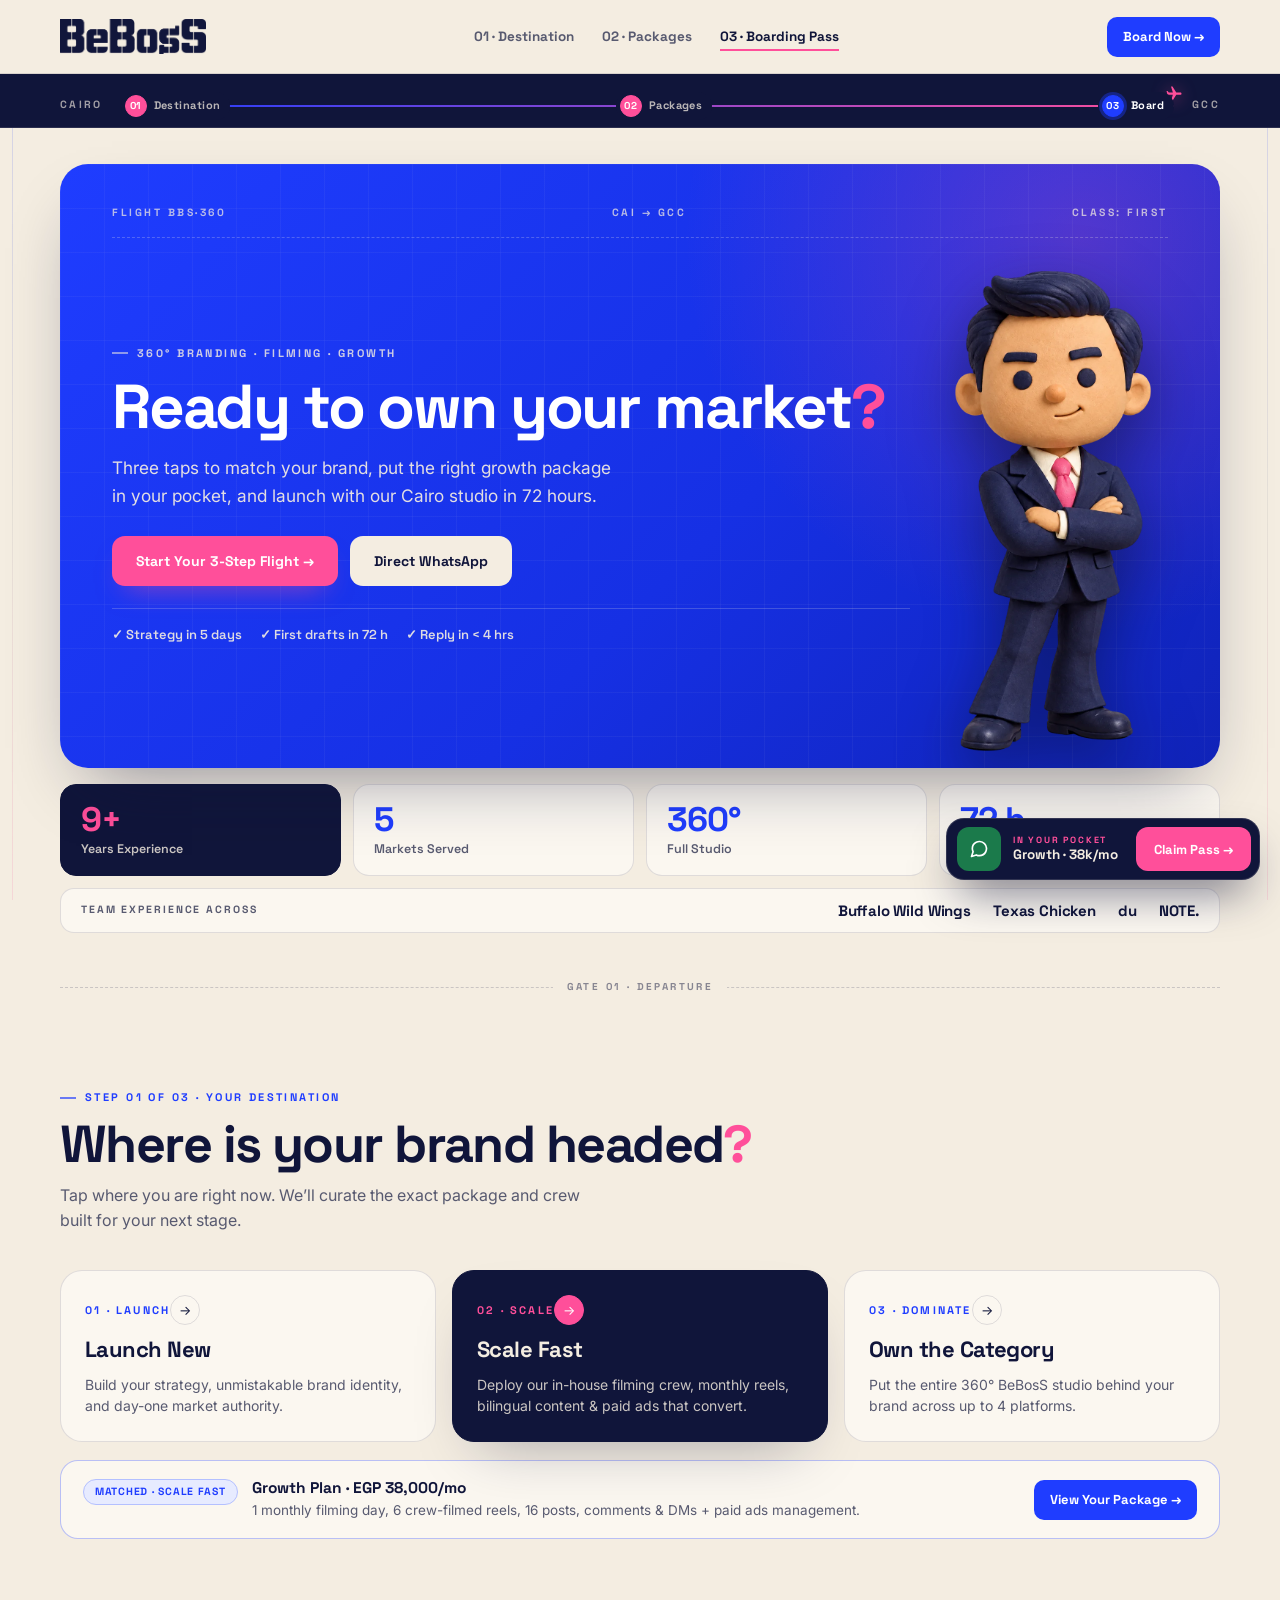
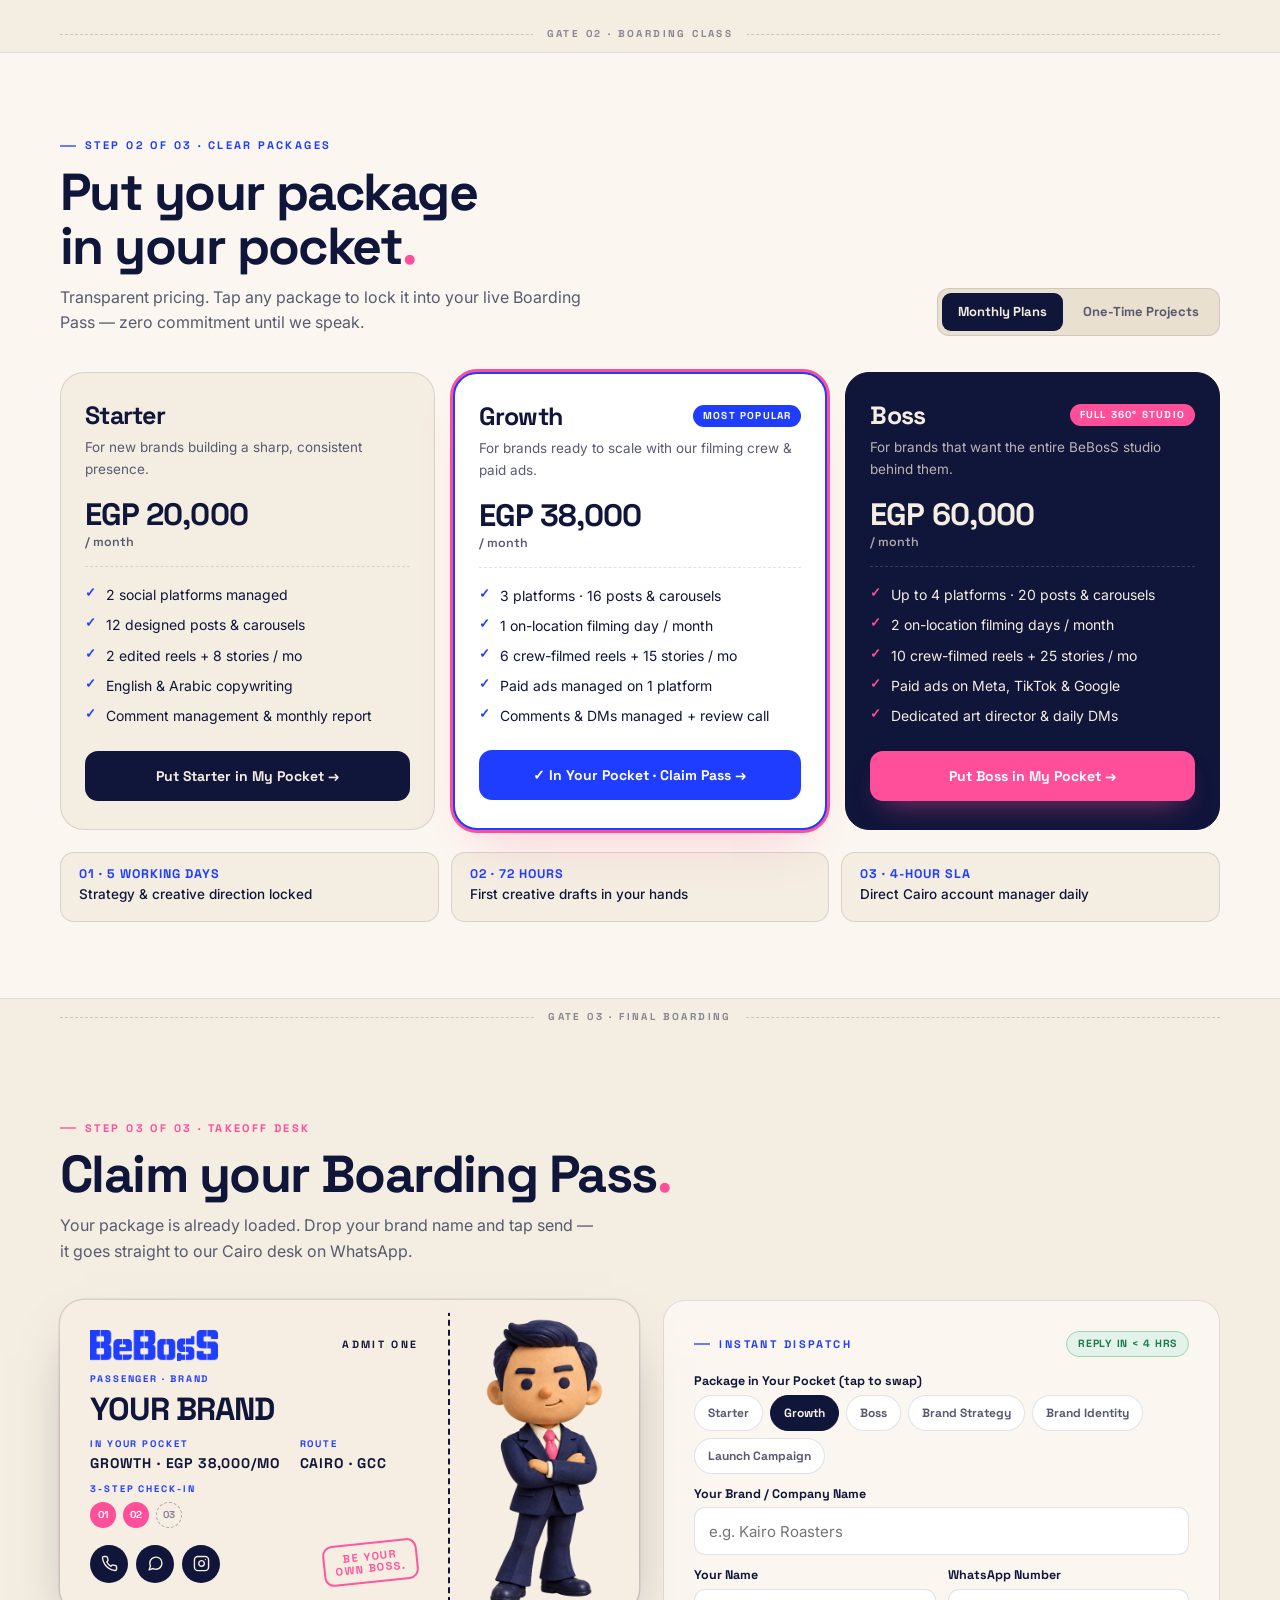
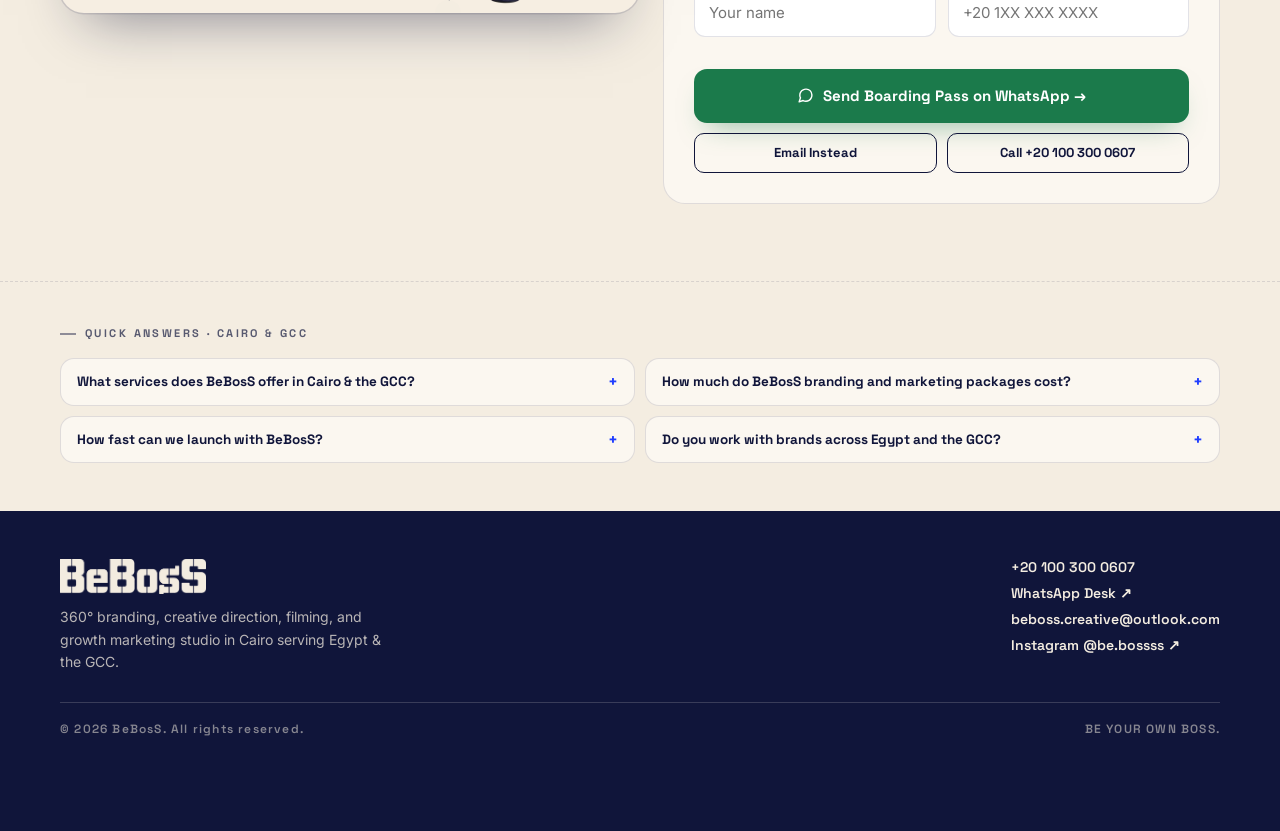
<file: index.html>
<!DOCTYPE html>
<html lang="en">
<head>
  <meta charset="UTF-8">
  <meta name="viewport" content="width=device-width, initial-scale=1.0">
  <title>BeBosS — 360° Branding, Filming &amp; Growth Marketing Agency in Cairo &amp; GCC</title>
  <meta name="description" content="BeBosS is a Cairo 360° branding, creative direction, in-house video filming, social media &amp; paid growth agency serving Egypt and the GCC. Transparent EGP packages from EGP 20,000/mo — first drafts in 72 hours.">
  <meta name="keywords" content="BeBosS, branding agency Cairo, creative direction studio Egypt, 360 marketing agency Cairo, social media marketing agency Egypt, video production and filming crew Cairo, growth marketing agency GCC, brand identity design Egypt, Meta TikTok Google ads agency Cairo, bilingual marketing agency Egypt UAE Saudi Arabia">
  <meta name="robots" content="index, follow, max-image-preview:large, max-snippet:-1, max-video-preview:-1">
  <meta name="geo.region" content="EG-C">
  <meta name="geo.placename" content="Cairo, Egypt">
  <link rel="canonical" href="https://beboss-studio.github.io/BeBosS/">

  <!-- Open Graph / Social & WhatsApp Rich Preview -->
  <meta property="og:type" content="website">
  <meta property="og:site_name" content="BeBosS">
  <meta property="og:url" content="https://beboss-studio.github.io/BeBosS/">
  <meta property="og:title" content="BeBosS — 360° Branding, Filming &amp; Growth Studio | Cairo &amp; GCC">
  <meta property="og:description" content="Three steps to match your brand, put the right growth package in your pocket, and launch with our Cairo studio in 72 hours. Serving Egypt &amp; the GCC.">
  <meta property="og:image" content="https://beboss-studio.github.io/BeBosS/assets/brand/boss-master.webp">
  <meta property="og:locale" content="en_US">

  <!-- Twitter / X Card -->
  <meta name="twitter:card" content="summary_large_image">
  <meta name="twitter:title" content="BeBosS — 360° Branding, Filming &amp; Growth Studio | Cairo &amp; GCC">
  <meta name="twitter:description" content="Strategy, brand identity, in-house filming crew, and paid growth under one Cairo roof. Transparent EGP plans. First drafts in 72 hours.">
  <meta name="twitter:image" content="https://beboss-studio.github.io/BeBosS/assets/brand/boss-master.webp">

  <meta name="theme-color" content="#10153A">
  <link rel="icon" href="assets/brand/boss.webp" type="image/webp">
  <link rel="stylesheet" href="styles.css?v=5">

  <!-- Structured Data (JSON-LD) for Google Rich Results & AI Search Engines (ChatGPT, Perplexity, Gemini, Claude) -->
  <script type="application/ld+json">
  {
    "@context": "https://schema.org",
    "@graph": [
      {
        "@type": ["AdvertisingAgency", "ProfessionalService"],
        "@id": "https://beboss-studio.github.io/BeBosS/#organization",
        "name": "BeBosS",
        "url": "https://beboss-studio.github.io/BeBosS/",
        "logo": "https://beboss-studio.github.io/BeBosS/assets/brand/wordmark-navy.png",
        "image": "https://beboss-studio.github.io/BeBosS/assets/brand/boss-master.webp",
        "slogan": "BE YOUR OWN BOSS.",
        "description": "BeBosS is a 360-degree branding, creative direction, in-house filming crew, social media management, and performance marketing studio in Cairo serving Egypt and the GCC.",
        "telephone": "+201003000607",
        "email": "beboss.creative@outlook.com",
        "priceRange": "EGP 20,000 - EGP 60,000+",
        "address": {
          "@type": "PostalAddress",
          "addressLocality": "Cairo",
          "addressCountry": "EG"
        },
        "areaServed": [
          { "@type": "Country", "name": "Egypt" },
          { "@type": "Country", "name": "Saudi Arabia" },
          { "@type": "Country", "name": "United Arab Emirates" },
          { "@type": "Country", "name": "Kuwait" },
          { "@type": "Country", "name": "Qatar" }
        ],
        "knowsLanguage": ["en", "ar"],
        "sameAs": [
          "https://www.instagram.com/be.bossss/"
        ],
        "hasOfferCatalog": {
          "@type": "OfferCatalog",
          "name": "BeBosS 2026 Branding, Filming & Growth Packages",
          "itemListElement": [
            {
              "@type": "Offer",
              "name": "Starter Monthly Plan",
              "description": "2 social platforms, 12 designed posts and carousels, 2 edited reels, 8 stories/month, bilingual English and Arabic copy, comment management and monthly report.",
              "price": "20000",
              "priceCurrency": "EGP",
              "availability": "https://schema.org/InStock",
              "url": "https://beboss-studio.github.io/BeBosS/#step-2"
            },
            {
              "@type": "Offer",
              "name": "Growth Monthly Plan",
              "description": "3 social platforms, 16 posts and carousels, 1 on-location filming day/month, 6 crew-filmed reels, 15 stories/month, paid ads managed on 1 platform, comments and DMs managed.",
              "price": "38000",
              "priceCurrency": "EGP",
              "availability": "https://schema.org/InStock",
              "url": "https://beboss-studio.github.io/BeBosS/#step-2"
            },
            {
              "@type": "Offer",
              "name": "Boss 360 Monthly Plan",
              "description": "Up to 4 platforms, 20 posts and carousels, 2 on-location filming days/month, 10 crew-filmed reels, 25 stories/month, Meta, TikTok and Google paid ads management, dedicated art director and daily DMs.",
              "price": "60000",
              "priceCurrency": "EGP",
              "availability": "https://schema.org/InStock",
              "url": "https://beboss-studio.github.io/BeBosS/#step-2"
            },
            {
              "@type": "Offer",
              "name": "Brand Strategy Project",
              "description": "One-time Egypt and GCC market research, category positioning, core bilingual messaging system, and 90-day content roadmap.",
              "price": "25000",
              "priceCurrency": "EGP",
              "availability": "https://schema.org/InStock",
              "url": "https://beboss-studio.github.io/BeBosS/#step-2"
            },
            {
              "@type": "Offer",
              "name": "Brand Identity Project",
              "description": "One-time complete wordmark and logo system, colour and typography rules, brand voice guide, social templates, and studio brand book.",
              "price": "45000",
              "priceCurrency": "EGP",
              "availability": "https://schema.org/InStock",
              "url": "https://beboss-studio.github.io/BeBosS/#step-2"
            },
            {
              "@type": "Offer",
              "name": "Launch Campaign Project",
              "description": "End-to-end brand launch strategy, teaser and reveal production, flagship launch film by our crew, and creator rollout direction.",
              "price": "60000",
              "priceCurrency": "EGP",
              "availability": "https://schema.org/InStock",
              "url": "https://beboss-studio.github.io/BeBosS/#step-2"
            }
          ]
        }
      },
      {
        "@type": "WebSite",
        "@id": "https://beboss-studio.github.io/BeBosS/#website",
        "url": "https://beboss-studio.github.io/BeBosS/",
        "name": "BeBosS",
        "publisher": { "@id": "https://beboss-studio.github.io/BeBosS/#organization" }
      },
      {
        "@type": "FAQPage",
        "@id": "https://beboss-studio.github.io/BeBosS/#faq",
        "mainEntity": [
          {
            "@type": "Question",
            "name": "What services does BeBosS offer in Cairo and the GCC?",
            "acceptedAnswer": {
              "@type": "Answer",
              "text": "BeBosS is a 360-degree studio offering brand strategy, brand identity systems, creative direction, in-house video filming and reels production, bilingual English and Arabic social media management, Meta, TikTok and Google paid ads, conversion web design, and launch campaigns across Egypt and the GCC."
            }
          },
          {
            "@type": "Question",
            "name": "How much do BeBosS monthly marketing and branding packages cost in EGP?",
            "acceptedAnswer": {
              "@type": "Answer",
              "text": "Monthly retainers start at EGP 20,000/month (Starter), EGP 38,000/month (Growth with 1 monthly filming day, 6 crew reels and paid ads), and EGP 60,000/month (Boss full 360 studio with 2 filming days, 10 reels and Meta, TikTok and Google ads). One-time projects include Brand Strategy (EGP 25,000), Brand Identity (EGP 45,000), and Launch Campaigns (from EGP 60,000)."
            }
          },
          {
            "@type": "Question",
            "name": "How fast does BeBosS deliver strategy and creative drafts?",
            "acceptedAnswer": {
              "@type": "Answer",
              "text": "BeBosS delivers your complete brand and content strategy within 5 working days, first creative drafts within 72 hours of every brief, and replies within 4 working hours via a dedicated Cairo account manager."
            }
          },
          {
            "@type": "Question",
            "name": "Does BeBosS work with brands outside Cairo and across the GCC?",
            "acceptedAnswer": {
              "@type": "Answer",
              "text": "Yes. BeBosS serves 5 regional markets — Egypt, Saudi Arabia, UAE, Kuwait, and Qatar — with bilingual English and Arabic creative direction, remote production coordination, and on-location filming crew travel when needed."
            }
          }
        ]
      }
    ]
  }
  </script>
</head>
<body>

  <!-- ==================== STICKY HEADER + 3-STEP CAIRO ✈ GCC FLIGHT BAR ==================== -->
  <div class="chrome">
    <header class="hdr" id="top">
      <div class="wrap hdr-in">
        <a class="brand-link" href="#top" aria-label="BeBosS Home">
          <img src="assets/brand/wordmark-navy.png" alt="BeBosS" width="146" height="35">
        </a>

        <nav class="nav-links" id="topNav" aria-label="3-step journey">
          <a href="#step-1">01 · Destination</a>
          <a href="#step-2">02 · Packages</a>
          <a href="#step-3">03 · Boarding Pass</a>
        </nav>

        <div class="hdr-right">
          <a class="btn cobalt sm" href="#step-3">Board Now →</a>
        </div>
      </div>
    </header>

    <!-- Live 3-Step Flight Route Bar: CAIRO ✈ 01 — 02 — 03 GCC -->
    <nav class="flight-bar" aria-label="3-step boarding progress">
      <div class="wrap flight-in">
        <span class="flight-city">CAIRO</span>
        <div class="flight-track" id="flightTrack">
          <div class="flight-fill" id="flightFill"></div>
          <div class="flight-plane" id="flightPlane" aria-hidden="true">
            <svg viewBox="0 0 24 24" fill="currentColor" style="transform:rotate(90deg)"><path d="M21 16v-2l-8-5V3.5c0-.83-.67-1.5-1.5-1.5S10 2.67 10 3.5V9l-8 5v2l8-2.5V19l-2 1.5V22l3.5-1 3.5 1v-1.5L13 19v-5.5l8 2.5z"/></svg>
          </div>
          <div class="flight-gates" id="flightGates">
            <button class="flight-gate cur" type="button" data-step="1" data-target="#step-1"><i>01</i><span>Destination</span></button>
            <button class="flight-gate" type="button" data-step="2" data-target="#step-2"><i>02</i><span>Packages</span></button>
            <button class="flight-gate" type="button" data-step="3" data-target="#step-3"><i>03</i><span>Board</span></button>
          </div>
        </div>
        <span class="flight-city">GCC</span>
      </div>
    </nav>
  </div>

  <!-- Architectural Boarding-Pass Viewport Frame (BeBosS felt through the perimeter) -->
  <main class="shell">

    <!-- ==================== DEPARTURE HERO (PURE CLIENT PROMISE + BEBOSS ATMOSPHERE) ==================== -->
    <section class="hero-sec">
      <div class="wrap">
        <div class="hero-card">
          <div class="hero-meta" aria-hidden="true">
            <span>FLIGHT BBS·360</span>
            <span>CAI → GCC</span>
            <span>CLASS: FIRST</span>
          </div>

          <div class="hero-grid">
            <div class="hero-copy">
              <span class="eyebrow w">360° BRANDING · FILMING · GROWTH</span>
              <h1>Ready to own your market<span class="dot">?</span></h1>
              <p class="hero-p">Three taps to match your brand, put the right growth package in your pocket, and launch with our Cairo studio in 72 hours.</p>
              <div class="hero-actions">
                <a class="btn pink" href="#step-1">Start Your 3-Step Flight →</a>
                <a class="btn cream" href="https://wa.me/201003000607?text=Hi%20BeBosS%2C%20I%27d%20like%20to%20discuss%20scaling%20my%20brand." target="_blank" rel="noopener">Direct WhatsApp</a>
              </div>
              <div class="hero-micro">
                <span>✓ Strategy in 5 days</span>
                <span>✓ First drafts in 72 h</span>
                <span>✓ Reply in &lt; 4 hrs</span>
              </div>
            </div>

            <div class="hero-boss">
              <img src="assets/brand/boss.webp" alt="The Boss — BeBosS" width="240" height="298">
            </div>
          </div>
        </div>

        <!-- Quiet Luxury Proof Strip -->
        <div class="proof-strip" aria-label="BeBosS studio credentials">
          <div class="proof-stats">
            <div class="pstat dark"><b>9+</b><span>Years Experience</span></div>
            <div class="pstat"><b>5</b><span>Markets Served</span></div>
            <div class="pstat"><b>360°</b><span>Full Studio</span></div>
            <div class="pstat"><b>72 h</b><span>First Drafts</span></div>
          </div>
          <div class="proof-brands">
            <span class="pb-lbl">TEAM EXPERIENCE ACROSS</span>
            <div class="pb-list">
              <span>Buffalo Wild Wings</span>
              <span>Texas Chicken</span>
              <span>du</span>
              <span>NOTE.</span>
            </div>
          </div>
        </div>
      </div>
    </section>

    <!-- Perforated Boarding-Pass Divider -->
    <div class="wrap"><div class="perf-line" aria-hidden="true"><span>GATE 01 · DEPARTURE</span></div></div>

    <!-- ==================== STEP 01 · YOUR DESTINATION (ABOUT THE CLIENT) ==================== -->
    <section class="sec reveal" id="step-1" data-step-sec="1">
      <div class="wrap">
        <div class="sec-head">
          <div>
            <span class="eyebrow c">STEP 01 OF 03 · YOUR DESTINATION</span>
            <h2 class="h-xl">Where is your brand headed<span class="dot">?</span></h2>
            <p class="lead">Tap where you are right now. We’ll curate the exact package and crew built for your next stage.</p>
          </div>
        </div>

        <div class="goal-grid" id="goalGrid" role="tablist" aria-label="Brand destination"></div>

        <div class="rec-bar" id="recBar">
          <div class="rec-copy">
            <span class="pill cob" id="recPill">MATCHED FOR YOU</span>
            <div class="rec-lines">
              <strong id="recLabel"></strong>
              <p id="recText"></p>
            </div>
          </div>
          <a class="btn cobalt sm" href="#step-2" id="recJump">View Your Package →</a>
        </div>
      </div>
    </section>

    <!-- Perforated Boarding-Pass Divider -->
    <div class="wrap"><div class="perf-line" aria-hidden="true"><span>GATE 02 · BOARDING CLASS</span></div></div>

    <!-- ==================== STEP 02 · PUT A PACKAGE IN YOUR POCKET ==================== -->
    <section class="sec sec-paper reveal" id="step-2" data-step-sec="2">
      <div class="wrap">
        <div class="sec-head">
          <div>
            <span class="eyebrow c">STEP 02 OF 03 · CLEAR PACKAGES</span>
            <h2 class="h-xl">Put your package<br>in your pocket<span class="dot">.</span></h2>
            <p class="lead">Transparent pricing. Tap any package to lock it into your live Boarding Pass — zero commitment until we speak.</p>
          </div>
          <div class="tabs" id="planTabs" role="tablist" aria-label="Pricing options">
            <button class="tab on" type="button" data-ptab="monthly" role="tab" aria-selected="true">Monthly Plans</button>
            <button class="tab" type="button" data-ptab="onetime" role="tab" aria-selected="false">One-Time Projects</button>
          </div>
        </div>

        <div class="plans-grid" id="plansGrid"></div>

        <div class="promise-strip">
          <div><b>01 · 5 Working Days</b><span>Strategy &amp; creative direction locked</span></div>
          <div><b>02 · 72 Hours</b><span>First creative drafts in your hands</span></div>
          <div><b>03 · 4-Hour SLA</b><span>Direct Cairo account manager daily</span></div>
        </div>
      </div>
    </section>

    <!-- Perforated Boarding-Pass Divider -->
    <div class="wrap"><div class="perf-line" aria-hidden="true"><span>GATE 03 · FINAL BOARDING</span></div></div>

    <!-- ==================== STEP 03 · CLAIM YOUR BOARDING PASS (10-SECOND CLOSE) ==================== -->
    <section class="sec reveal" id="step-3" data-step-sec="3">
      <div class="wrap">
        <div class="sec-head">
          <div>
            <span class="eyebrow p">STEP 03 OF 03 · TAKEOFF DESK</span>
            <h2 class="h-xl">Claim your Boarding Pass<span class="dot">.</span></h2>
            <p class="lead">Your package is already loaded. Drop your brand name and tap send — it goes straight to our Cairo desk on WhatsApp.</p>
          </div>
        </div>

        <div class="close-grid">
          <!-- Live Signature BeBosS Boarding Pass -->
          <div class="pass-col">
            <div class="ticket" id="liveTicket" aria-label="Live BeBosS Boarding Pass">
              <div class="t-main">
                <div class="t-top">
                  <img src="assets/brand/wordmark-cobalt.png" alt="BeBosS" width="128" height="31">
                  <span>ADMIT ONE</span>
                </div>
                <div class="t-lbl" style="margin-top:14px">PASSENGER · BRAND</div>
                <div class="t-name" id="tName">YOUR BRAND</div>
                <div class="t-row">
                  <div>
                    <div class="t-lbl">IN YOUR POCKET</div>
                    <strong id="tPlan">GROWTH · EGP 38,000/MO</strong>
                  </div>
                  <div>
                    <div class="t-lbl">ROUTE</div>
                    <strong>CAIRO · GCC</strong>
                  </div>
                </div>
                <div class="t-lbl">3-STEP CHECK-IN</div>
                <div class="t-steps" id="tSteps">
                  <i class="ok">01</i><i class="ok">02</i><i id="tStep3">03</i>
                </div>
                <div class="t-bottom">
                  <div class="t-icons">
                    <a href="tel:+201003000607" aria-label="Call BeBosS">
                      <svg viewBox="0 0 24 24" fill="none" stroke="currentColor" stroke-width="2" stroke-linecap="round" stroke-linejoin="round"><path d="M22 16.92v3a2 2 0 0 1-2.18 2 19.79 19.79 0 0 1-8.63-3.07 19.5 19.5 0 0 1-6-6 19.79 19.79 0 0 1-3.07-8.67A2 2 0 0 1 4.11 2h3a2 2 0 0 1 2 1.72c.127.96.361 1.903.7 2.81a2 2 0 0 1-.45 2.11L8.09 9.91a16 16 0 0 0 6 6l1.27-1.27a2 2 0 0 1 2.11-.45c.907.339 1.85.573 2.81.7A2 2 0 0 1 22 16.92z"/></svg>
                    </a>
                    <a href="https://wa.me/201003000607" target="_blank" rel="noopener" aria-label="WhatsApp BeBosS">
                      <svg viewBox="0 0 24 24" fill="none" stroke="currentColor" stroke-width="2" stroke-linecap="round" stroke-linejoin="round"><path d="M21 11.5a8.38 8.38 0 0 1-.9 3.8 8.5 8.5 0 0 1-7.6 4.7 8.38 8.38 0 0 1-3.8-.9L3 21l1.9-5.7a8.38 8.38 0 0 1-.9-3.8 8.5 8.5 0 0 1 4.7-7.6 8.38 8.38 0 0 1 3.8-.9h.5a8.48 8.48 0 0 1 8 8v.5z"/></svg>
                    </a>
                    <a href="https://www.instagram.com/be.bossss/" target="_blank" rel="noopener" aria-label="BeBosS Instagram">
                      <svg viewBox="0 0 24 24" fill="none" stroke="currentColor" stroke-width="2" stroke-linecap="round" stroke-linejoin="round"><rect x="2" y="2" width="20" height="20" rx="5"/><path d="M16 11.37A4 4 0 1 1 12.63 8 4 4 0 0 1 16 11.37z"/><line x1="17.5" y1="6.5" x2="17.51" y2="6.5"/></svg>
                    </a>
                  </div>
                  <div class="t-stamp">BE YOUR<br>OWN BOSS.</div>
                </div>
              </div>
              <div class="t-stub">
                <img src="assets/brand/boss.webp" alt="The Boss">
              </div>
            </div>
          </div>

          <!-- Ultra-Fast 10-Second Direct Closing Card -->
          <div class="card close-form">
            <div class="cf-head">
              <span class="eyebrow c">INSTANT DISPATCH</span>
              <span class="pill live">Reply in &lt; 4 hrs</span>
            </div>

            <div class="field">
              <label>Package in Your Pocket (tap to swap)</label>
              <div class="plan-pills" id="planPills"></div>
            </div>

            <div class="field">
              <label for="inBrand">Your Brand / Company Name</label>
              <input id="inBrand" type="text" placeholder="e.g. Kairo Roasters" autocomplete="organization">
            </div>

            <div class="form-2">
              <div class="field">
                <label for="inName">Your Name</label>
                <input id="inName" type="text" placeholder="Your name" autocomplete="name">
              </div>
              <div class="field">
                <label for="inPhone">WhatsApp Number</label>
                <input id="inPhone" type="tel" placeholder="+20 1XX XXX XXXX" autocomplete="tel">
              </div>
            </div>

            <div class="close-actions">
              <button class="btn green lg" id="btnSendWA" type="button">
                <svg viewBox="0 0 24 24" fill="none" stroke="currentColor" stroke-width="2" stroke-linecap="round" stroke-linejoin="round"><path d="M21 11.5a8.38 8.38 0 0 1-.9 3.8 8.5 8.5 0 0 1-7.6 4.7 8.38 8.38 0 0 1-3.8-.9L3 21l1.9-5.7a8.38 8.38 0 0 1-.9-3.8 8.5 8.5 0 0 1 4.7-7.6 8.38 8.38 0 0 1 3.8-.9h.5a8.48 8.48 0 0 1 8 8v.5z"/></svg>
                Send Boarding Pass on WhatsApp →
              </button>
              <div class="close-sub-actions">
                <button class="btn line sm" id="btnSendMail" type="button">Email Instead</button>
                <a class="btn line sm" href="tel:+201003000607">Call +20 100 300 0607</a>
              </div>
            </div>
          </div>
        </div>
      </div>
    </section>

    <!-- ==================== QUIET COLLAPSIBLE FAQ (GOOGLE + AI SEARCH INDEX) ==================== -->
    <section class="sec-faq" id="faq" aria-label="Frequently asked questions">
      <div class="wrap">
        <span class="eyebrow">QUICK ANSWERS · CAIRO &amp; GCC</span>
        <div class="faq-grid">
          <details class="faq-item">
            <summary>What services does BeBosS offer in Cairo &amp; the GCC?</summary>
            <p>BeBosS is a 360° branding, creative direction, in-house video filming, social media management, and performance marketing studio in Cairo serving Egypt, Saudi Arabia, UAE, Kuwait, and Qatar. Everything — strategy, brand identity, filmed reels, bilingual English &amp; Arabic copy, and Meta, TikTok &amp; Google ads — runs under one roof.</p>
          </details>
          <details class="faq-item">
            <summary>How much do BeBosS branding and marketing packages cost?</summary>
            <p>Monthly retainers are transparent in EGP: Starter (EGP 20,000/mo), Growth (EGP 38,000/mo with 1 filming day, 6 crew reels &amp; paid ads), and Boss (EGP 60,000/mo full 360° studio with 2 filming days, 10 reels &amp; Meta, TikTok &amp; Google ads). One-time projects include Brand Strategy (EGP 25,000), Brand Identity (EGP 45,000), and Launch Campaigns (from EGP 60,000).</p>
          </details>
          <details class="faq-item">
            <summary>How fast can we launch with BeBosS?</summary>
            <p>Your brand &amp; growth strategy is locked within 5 working days, first creative drafts arrive in 72 hours, and your dedicated Cairo account manager replies within 4 working hours.</p>
          </details>
          <details class="faq-item">
            <summary>Do you work with brands across Egypt and the GCC?</summary>
            <p>Yes — BeBosS serves 5 regional markets (Egypt, Saudi Arabia, UAE, Kuwait, and Qatar) with bilingual English and Arabic creative direction, performance media buying, and on-location filming crews.</p>
          </details>
        </div>
      </div>
    </section>

  </main>

  <!-- ==================== CLEAN MINIMAL FOOTER ==================== -->
  <footer class="foot" id="contact">
    <div class="wrap">
      <div class="foot-top">
        <div>
          <img src="assets/brand/wordmark-cream.png" alt="BeBosS" width="146" height="35" class="foot-logo">
          <p class="foot-desc">360° branding, creative direction, filming, and growth marketing studio in Cairo serving Egypt &amp; the GCC.</p>
        </div>
        <div class="foot-links">
          <a href="tel:+201003000607">+20 100 300 0607</a>
          <a href="https://wa.me/201003000607" target="_blank" rel="noopener">WhatsApp Desk ↗</a>
          <a href="mailto:beboss.creative@outlook.com">beboss.creative@outlook.com</a>
          <a href="https://www.instagram.com/be.bossss/" target="_blank" rel="noopener">Instagram @be.bossss ↗</a>
        </div>
      </div>
      <div class="foot-bottom">
        <span>© 2026 BeBosS. All rights reserved.</span>
        <span>BE YOUR OWN BOSS.</span>
      </div>
    </div>
  </footer>

  <!-- ==================== LIVE POCKET PASS DOCK (MOBILE & DESKTOP) ==================== -->
  <aside class="pocket-dock" id="pocketDock" aria-label="Package in your pocket">
    <a class="pocket-wa" href="https://wa.me/201003000607?text=Hi%20BeBosS%2C%20I%27d%20like%20to%20claim%20my%20Boarding%20Pass." target="_blank" rel="noopener" aria-label="Chat on WhatsApp">
      <svg viewBox="0 0 24 24" fill="none" stroke="currentColor" stroke-width="2" stroke-linecap="round" stroke-linejoin="round"><path d="M21 11.5a8.38 8.38 0 0 1-.9 3.8 8.5 8.5 0 0 1-7.6 4.7 8.38 8.38 0 0 1-3.8-.9L3 21l1.9-5.7a8.38 8.38 0 0 1-.9-3.8 8.5 8.5 0 0 1 4.7-7.6 8.38 8.38 0 0 1 3.8-.9h.5a8.48 8.48 0 0 1 8 8v.5z"/></svg>
    </a>
    <div class="pocket-info">
      <small>IN YOUR POCKET</small>
      <strong id="pocketTitle">Growth · 38k/mo</strong>
    </div>
    <a class="pocket-cta" href="#step-3" id="pocketCta">Claim Pass →</a>
  </aside>

  <div class="toast" id="toast" role="status" aria-live="polite"></div>

  <script src="data.js?v=5"></script>
  <script src="app.js?v=5"></script>
</body>
</html>
</file>
<file: styles.css>
/* ==========================================================================
   BeBosS · Luxury 3-Step Pocket-Pass Sales Journey (Mobile-First Editorial)
   Cream #F4EDE1 · Cobalt #1F3DFF · Navy #10153A · Pink #FF4F9A
   ========================================================================== */

@font-face { font-family: "Space Grotesk"; src: url("assets/fonts/space-grotesk.woff2") format("woff2"); font-weight: 300 700; font-display: swap; }
@font-face { font-family: "Inter"; src: url("assets/fonts/inter.woff2") format("woff2"); font-weight: 100 900; font-display: swap; }

:root {
  --cream: #F4EDE1;
  --cream-2: #EAE0CF;
  --paper: #FBF7F0;
  --cobalt: #1F3DFF;
  --cobalt-2: #142CE0;
  --navy: #10153A;
  --navy-2: #1A2152;
  --pink: #FF4F9A;
  --ink: #10153A;
  --muted: #585A70;
  --line: rgba(16, 21, 58, .12);
  --line-w: rgba(244, 237, 225, .18);
  --green: #1B7A4B;
  --radius: 22px;
  --max: 1160px;
  --nav-h: 74px;
  --flight-h: 54px;
  --display: "Space Grotesk", "Helvetica Neue", Arial, sans-serif;
  --body: "Inter", "Helvetica Neue", Arial, sans-serif;
  --ease: cubic-bezier(.22, 1, .36, 1);
  --shadow: 0 28px 60px -28px rgba(16, 21, 58, .34);
}

*, *::before, *::after { box-sizing: border-box; }
html { scroll-behavior: smooth; scroll-padding-top: calc(var(--nav-h) + var(--flight-h) + 20px); -webkit-text-size-adjust: 100%; overflow-x: clip; }
body {
  margin: 0; background: var(--cream); color: var(--ink);
  font: 400 15.5px/1.6 var(--body); -webkit-font-smoothing: antialiased;
  overflow-x: clip;
}
main { overflow-x: clip; position: relative; }
img { max-width: 100%; display: block; -webkit-user-drag: none; user-select: none; -webkit-touch-callout: none; }
button { font: inherit; color: inherit; cursor: pointer; border: 0; background: none; }
input { font: inherit; color: inherit; }
a { color: inherit; }
[hidden] { display: none !important; }
:focus-visible { outline: 3px solid var(--pink); outline-offset: 2px; border-radius: 6px; }

.wrap { width: min(var(--max), 100% - 40px); margin: 0 auto; min-width: 0; }
.sec { padding: clamp(48px, 6vw, 84px) 0; position: relative; }
.sec-paper { background: var(--paper); border-top: 1px solid var(--line); border-bottom: 1px solid var(--line); }

/* Subtle architectural perimeter frame (BeBosS felt along the edges) */
.shell { position: relative; }
.shell::before, .shell::after {
  content: ""; position: fixed; top: calc(var(--nav-h) + var(--flight-h)); bottom: 0; width: 1px;
  background: linear-gradient(180deg, rgba(31, 61, 255, .14), rgba(16, 21, 58, .06) 50%, rgba(255, 79, 154, .14));
  pointer-events: none; z-index: 5;
}
.shell::before { left: 12px; }
.shell::after { right: 12px; }

/* Perforated Boarding-Pass Section Dividers */
.perf-line {
  position: relative; display: flex; align-items: center; justify-content: center;
  height: 28px; margin: 4px 0;
}
.perf-line::before {
  content: ""; position: absolute; left: 0; right: 0; top: 50%;
  border-top: 1.5px dashed rgba(16, 21, 58, .18);
}
.perf-line span {
  position: relative; z-index: 1; padding: 0 14px; background: var(--cream);
  font: 700 10px/1 var(--display); letter-spacing: .24em; color: rgba(16, 21, 58, .48);
}

/* Smooth entrance reveal */
.reveal { opacity: 1; transform: none; transition: opacity .65s var(--ease), transform .65s var(--ease); }
.reveal.pre { opacity: 0; transform: translateY(18px); }

/* ---------- Typography ---------- */
.eyebrow { display: inline-flex; align-items: center; gap: 9px; font: 700 11px/1 var(--display); letter-spacing: .22em; text-transform: uppercase; color: var(--muted); }
.eyebrow::before { content: ""; width: 16px; height: 2px; background: currentColor; opacity: .65; }
.eyebrow.c { color: var(--cobalt); }
.eyebrow.p { color: var(--pink); }
.eyebrow.w { color: rgba(244, 237, 225, .82); }

h1, h2, h3 { font-family: var(--display); margin: 0; letter-spacing: -.03em; line-height: 1.04; }
.h-xl { font-size: clamp(30px, 4.2vw, 52px); font-weight: 700; }
.h-lg { font-size: clamp(25px, 3vw, 38px); font-weight: 700; }
.lead { color: var(--muted); font-size: clamp(14.5px, 1.25vw, 16.5px); max-width: 54ch; margin: 12px 0 0; }
.dot { color: var(--pink); }

.sec-head { display: flex; justify-content: space-between; align-items: flex-end; gap: 18px; flex-wrap: wrap; margin-bottom: clamp(24px, 3vw, 36px); }
.sec-head h2 { margin-top: 10px; }

/* ---------- Buttons, Pills & Tabs ---------- */
.btn {
  display: inline-flex; align-items: center; justify-content: center; gap: 9px; height: 50px; padding: 0 24px; border-radius: 13px;
  background: var(--navy); color: var(--cream); font: 700 14px/1 var(--display); text-decoration: none; white-space: nowrap;
  transition: transform .22s var(--ease), background .2s, box-shadow .22s;
}
.btn:hover { background: var(--cobalt); transform: translateY(-2px); box-shadow: 0 16px 30px -14px rgba(31, 61, 255, .52); }
.btn.cobalt { background: var(--cobalt); color: #fff; }
.btn.cobalt:hover { background: var(--cobalt-2); }
.btn.pink { background: var(--pink); color: #fff; box-shadow: 0 14px 28px -14px rgba(255, 79, 154, .6); }
.btn.pink:hover { background: #e83b86; box-shadow: 0 18px 32px -14px rgba(255, 79, 154, .75); }
.btn.cream { background: var(--cream); color: var(--navy); }
.btn.cream:hover { background: #fff; }
.btn.green { background: var(--green); color: #fff; box-shadow: 0 14px 28px -14px rgba(27, 122, 75, .52); }
.btn.green:hover { background: #14633c; }
.btn.line { background: transparent; color: var(--ink); border: 1.5px solid var(--navy); }
.btn.line:hover { background: var(--navy); color: var(--cream); box-shadow: none; }
.btn.sm { height: 40px; padding: 0 16px; font-size: 13px; border-radius: 10px; }
.btn.lg { height: 54px; font-size: 15px; width: 100%; }
.btn svg { width: 17px; height: 17px; flex: none; }

.pill { display: inline-flex; align-items: center; gap: 6px; height: 26px; padding: 0 11px; border-radius: 99px; font: 700 10.5px/1 var(--display); letter-spacing: .07em; text-transform: uppercase; border: 1.5px solid; white-space: nowrap; }
.pill.live { color: var(--green); background: #E3F3EA; border-color: #9ED3B5; }
.pill.cob { color: var(--cobalt); background: #E7EBFF; border-color: #B4C0FF; }

.tabs { display: inline-flex; gap: 4px; padding: 4px; background: var(--cream-2); border-radius: 12px; border: 1px solid var(--line); }
.tab { height: 38px; padding: 0 16px; border-radius: 9px; font: 700 13px/1 var(--display); color: var(--muted); transition: .2s; }
.tab:hover { color: var(--ink); }
.tab.on { background: var(--navy); color: var(--cream); }

/* ---------- Sticky Header + 3-Step CAIRO ✈ GCC Flight Route Bar ---------- */
.chrome { position: sticky; top: 0; z-index: 70; }
.hdr {
  height: var(--nav-h); background: rgba(244, 237, 225, .94);
  backdrop-filter: blur(16px); -webkit-backdrop-filter: blur(16px);
  border-bottom: 1px solid var(--line);
}
.hdr-in { height: 100%; display: flex; align-items: center; justify-content: space-between; gap: 16px; }
.brand-link { display: inline-flex; align-items: center; flex: none; flex-shrink: 0; text-decoration: none; }
.brand-link img {
  display: block; flex: none; flex-shrink: 0;
  width: 146px; min-width: 146px; max-width: none;
  height: 35px; aspect-ratio: 1242 / 299; object-fit: contain;
}
.nav-links { display: flex; align-items: center; gap: 28px; }
.nav-links a {
  position: relative; text-decoration: none; font: 700 13.5px/1 var(--display); color: var(--muted); padding: 6px 0; transition: color .2s;
}
.nav-links a::after { content: ""; position: absolute; left: 0; right: 0; bottom: -2px; height: 2px; background: var(--pink); transform: scaleX(0); transform-origin: left; transition: transform .25s var(--ease); }
.nav-links a:hover, .nav-links a.on { color: var(--ink); }
.nav-links a.on::after { transform: scaleX(1); }
.hdr-right { display: flex; align-items: center; flex: none; }

.flight-bar {
  height: var(--flight-h); background: var(--navy); color: var(--cream);
  border-bottom: 1px solid rgba(244, 237, 225, .12);
  overflow: hidden;
}
.flight-in { height: 100%; display: flex; align-items: center; gap: 18px; padding-top: 10px; }
.flight-city { font: 700 10.5px/1 var(--display); letter-spacing: .22em; color: rgba(244, 237, 225, .64); flex: none; }
.flight-track { position: relative; flex: 1; height: 2px; background: rgba(244, 237, 225, .2); border-radius: 99px; }
.flight-fill { position: absolute; inset: 0 auto 0 0; width: 0%; background: linear-gradient(90deg, var(--cobalt), var(--pink)); border-radius: 99px; transition: width .5s var(--ease); }
.flight-plane {
  position: absolute; top: -11px; left: 0%; transform: translate(-50%, -50%);
  width: 18px; height: 18px; color: var(--pink); transition: left .5s var(--ease); pointer-events: none;
  filter: drop-shadow(0 2px 8px rgba(255, 79, 154, .65));
}
.flight-plane svg { width: 100%; height: 100%; }
.flight-gates { position: absolute; inset: 0; display: flex; justify-content: space-between; align-items: center; }
.flight-gate {
  display: inline-flex; align-items: center; gap: 7px; padding: 3px 10px 3px 4px; border-radius: 99px;
  background: var(--navy); color: rgba(244, 237, 225, .74); font: 700 11px/1 var(--display); letter-spacing: .04em;
  transition: color .2s;
}
.flight-gate i {
  width: 22px; height: 22px; border-radius: 50%; display: grid; place-items: center; font-style: normal; font-size: 10px;
  border: 1.5px solid rgba(244, 237, 225, .36); background: var(--navy); transition: .25s;
}
.flight-gate.done i { background: var(--pink); border-color: var(--pink); color: #fff; }
.flight-gate.cur { color: #fff; }
.flight-gate.cur i { background: var(--cobalt); border-color: var(--cobalt); color: #fff; box-shadow: 0 0 0 3px rgba(31, 61, 255, .38); }
.flight-gate:hover { color: #fff; }

/* ---------- Cinematic Cobalt Departure Hero ---------- */
.hero-sec { padding: clamp(22px, 3vw, 36px) 0 clamp(24px, 3vw, 36px); }
.hero-card {
  position: relative;
  background:
    radial-gradient(640px circle at 88% 12%, rgba(255, 79, 154, .26), transparent 62%),
    linear-gradient(135deg, #1F3DFF 0%, #1630E4 58%, #1023B8 100%);
  color: var(--cream); border-radius: 28px;
  padding: clamp(22px, 3.6vw, 44px) clamp(24px, 4.4vw, 52px) clamp(26px, 4vw, 48px);
  overflow: hidden; box-shadow: 0 32px 68px -28px rgba(16, 21, 58, .48);
}
/* Subtle architectural grid texture */
.hero-card::before {
  content: ""; position: absolute; inset: 0; pointer-events: none;
  background-image:
    linear-gradient(rgba(244, 237, 225, .045) 1px, transparent 1px),
    linear-gradient(90deg, rgba(244, 237, 225, .045) 1px, transparent 1px);
  background-size: 44px 44px;
}
.hero-meta {
  position: relative; z-index: 2; display: flex; justify-content: space-between; align-items: center; gap: 12px;
  padding-bottom: 18px; margin-bottom: 22px; border-bottom: 1px dashed rgba(244, 237, 225, .24);
  font: 700 10.5px/1 var(--display); letter-spacing: .24em; color: rgba(244, 237, 225, .72);
}
.hero-grid {
  position: relative; z-index: 2;
  display: grid; grid-template-columns: minmax(0, 1.35fr) auto; gap: 28px; align-items: center;
}
.hero-card h1 { font-size: clamp(34px, 5vw, 62px); font-weight: 700; margin: 14px 0 16px; color: #fff; letter-spacing: -.035em; line-height: 1.01; }
.hero-p { font-size: clamp(15px, 1.35vw, 18px); color: rgba(244, 237, 225, .92); max-width: 46ch; margin: 0 0 26px; }
.hero-actions { display: flex; gap: 12px; flex-wrap: wrap; }
.hero-micro {
  display: flex; gap: 18px; flex-wrap: wrap; margin-top: 22px; padding-top: 18px;
  border-top: 1px solid rgba(244, 237, 225, .2);
  font: 600 13px/1.2 var(--display); color: rgba(244, 237, 225, .9);
}
.hero-boss { display: flex; justify-content: center; align-items: flex-end; margin: -6px 0 -48px; }
.hero-boss img { width: clamp(190px, 18vw, 240px); height: auto; filter: drop-shadow(0 26px 32px rgba(8, 12, 38, .5)); }

/* ---------- Quiet Luxury Proof Strip ---------- */
.proof-strip { margin-top: 16px; display: grid; gap: 12px; }
.proof-stats { display: grid; grid-template-columns: repeat(4, minmax(0, 1fr)); gap: 12px; }
.pstat {
  background: var(--paper); border: 1px solid var(--line); border-radius: 16px; padding: 18px 20px;
  display: flex; flex-direction: column; gap: 4px;
}
.pstat.dark { background: var(--navy); color: var(--cream); border-color: var(--navy); }
.pstat b { font: 700 clamp(24px, 2.8vw, 34px)/1 var(--display); color: var(--cobalt); letter-spacing: -.03em; }
.pstat.dark b { color: var(--pink); }
.pstat span { font: 600 12.5px/1.3 var(--display); color: var(--muted); }
.pstat.dark span { color: rgba(244, 237, 225, .82); }

.proof-brands {
  background: var(--paper); border: 1px solid var(--line); border-radius: 14px; padding: 14px 20px;
  display: flex; align-items: center; justify-content: space-between; gap: 16px; flex-wrap: wrap;
}
.pb-lbl { font: 700 10.5px/1 var(--display); letter-spacing: .18em; color: var(--muted); }
.pb-list { display: flex; align-items: center; gap: 22px; flex-wrap: wrap; }
.pb-list span { font: 700 15px/1 var(--display); color: var(--navy); letter-spacing: -.01em; }

/* ---------- STEP 01 · Tactile Destination Cards ---------- */
.goal-grid { display: grid; grid-template-columns: repeat(3, minmax(0, 1fr)); gap: 16px; }
.goal-card {
  text-align: left; background: var(--paper); border: 1.5px solid var(--line); border-radius: 22px; padding: 24px;
  transition: transform .24s var(--ease), border-color .22s, background .22s, box-shadow .24s;
  display: flex; flex-direction: column; gap: 12px; position: relative;
}
.goal-card:hover { border-color: var(--cobalt); transform: translateY(-3px); box-shadow: 0 20px 38px -24px rgba(31, 61, 255, .35); }
.goal-card.on { background: var(--navy); color: var(--cream); border-color: var(--navy); box-shadow: var(--shadow); }
.goal-top { display: flex; justify-content: space-between; align-items: center; }
.goal-top small { font: 700 11px/1 var(--display); letter-spacing: .2em; color: var(--cobalt); }
.goal-card.on .goal-top small { color: var(--pink); }
.goal-top i {
  width: 30px; height: 30px; border-radius: 50%; border: 1.5px solid var(--line);
  display: grid; place-items: center; font-style: normal; font-size: 13px; color: var(--navy); transition: .2s;
}
.goal-card.on .goal-top i { background: var(--pink); border-color: var(--pink); color: #fff; }
.goal-card strong { font: 700 22px/1.12 var(--display); letter-spacing: -.025em; }
.goal-card p { margin: 0; font-size: 14px; color: var(--muted); line-height: 1.55; }
.goal-card.on p { color: rgba(244, 237, 225, .82); }

.rec-bar {
  margin-top: 18px; background: var(--paper); border: 1.5px solid rgba(31, 61, 255, .3); border-radius: 18px;
  padding: 18px 22px; display: flex; align-items: center; justify-content: space-between; gap: 18px; flex-wrap: wrap;
}
.rec-copy { display: flex; align-items: flex-start; gap: 14px; flex-wrap: wrap; flex: 1; min-width: 0; }
.rec-lines { display: grid; gap: 3px; min-width: 0; }
.rec-lines strong { font: 700 15.5px/1.2 var(--display); color: var(--navy); }
.rec-lines p { margin: 0; font-size: 13.5px; color: var(--muted); line-height: 1.45; }

/* ---------- STEP 02 · Pocket-Ready Package Cards ---------- */
.plans-grid { display: grid; grid-template-columns: repeat(3, minmax(0, 1fr)); gap: 18px; align-items: stretch; }
.plan {
  background: var(--cream); border: 1.5px solid var(--line); border-radius: 24px; padding: 28px 24px;
  display: flex; flex-direction: column; position: relative; transition: transform .24s var(--ease), border-color .2s, box-shadow .24s;
}
.plan:hover { transform: translateY(-4px); }
.plan.featured { background: #fff; border: 2px solid var(--cobalt); box-shadow: 0 24px 48px -28px rgba(31, 61, 255, .44); }
.plan.dark { background: var(--navy); color: var(--cream); border-color: var(--navy); }
.plan.selected { box-shadow: 0 0 0 3px var(--pink), 0 24px 48px -24px rgba(255, 79, 154, .35); }
.p-head { display: flex; justify-content: space-between; align-items: center; gap: 8px; min-height: 28px; }
.p-head h3 { font-size: 25px; }
.p-tag { font: 700 10px/1 var(--display); letter-spacing: .12em; padding: 6px 10px; border-radius: 99px; background: var(--cobalt); color: #fff; }
.plan.dark .p-tag { background: var(--pink); }
.p-sub { margin: 8px 0 0; font-size: 13.5px; color: var(--muted); min-height: 38px; }
.plan.dark .p-sub { color: rgba(244, 237, 225, .74); }
.p-price { margin: 18px 0 18px; padding-bottom: 18px; border-bottom: 1px dashed var(--line); }
.plan.dark .p-price { border-color: var(--line-w); }
.p-price b { display: block; font: 700 31px/1.05 var(--display); letter-spacing: -.03em; }
.p-price span { display: block; margin-top: 5px; font: 600 12.5px/1 var(--display); color: var(--muted); }
.plan.dark .p-price span { color: rgba(244, 237, 225, .68); }
.p-list { list-style: none; padding: 0; margin: 0 0 24px; display: grid; gap: 10px; flex: 1; }
.p-list li { display: flex; gap: 10px; align-items: flex-start; font-size: 14px; line-height: 1.42; }
.p-list li::before { content: "✓"; font: 700 13px/1.3 var(--display); color: var(--cobalt); flex: none; }
.plan.dark .p-list li::before { color: var(--pink); }

.promise-strip { margin-top: 22px; display: grid; grid-template-columns: repeat(3, minmax(0, 1fr)); gap: 12px; }
.promise-strip > div {
  background: var(--cream); border: 1px solid var(--line); border-radius: 14px; padding: 15px 18px;
  display: flex; flex-direction: column; gap: 4px;
}
.promise-strip b { font: 700 12.5px/1 var(--display); letter-spacing: .08em; color: var(--cobalt); text-transform: uppercase; }
.promise-strip span { font-size: 13.5px; color: var(--ink); font-weight: 500; }

/* ---------- STEP 03 · Live Signature BeBosS Boarding Pass + 10s Closing Card ---------- */
.close-grid { display: grid; grid-template-columns: minmax(0, 1.02fr) minmax(0, .98fr); gap: 24px; align-items: start; }
.close-grid > * { min-width: 0; }

.ticket {
  --t-cream: #F6EEE2; position: relative; display: grid; grid-template-columns: minmax(0, 1fr) 33%;
  background: var(--t-cream); color: var(--navy); border-radius: 24px;
  box-shadow: 0 28px 56px -26px rgba(16, 21, 58, .5), 0 0 0 1.5px rgba(16, 21, 58, .12);
  overflow: hidden; isolation: isolate; transition: transform .3s var(--ease);
}
.ticket.pulse { animation: ticketPop .45s var(--ease); }
@keyframes ticketPop { 0% { transform: scale(1); } 45% { transform: scale(1.018); } 100% { transform: scale(1); } }
.ticket::before, .ticket::after { content: ""; position: absolute; left: calc(67% - 13px); width: 26px; height: 26px; border-radius: 50%; background: var(--cream); z-index: 2; }
.ticket::before { top: -13px; }
.ticket::after { bottom: -13px; }
.t-main { padding: clamp(20px, 2.8vw, 30px); position: relative; min-width: 0; }
.t-stub { border-left: 2.5px dashed var(--navy); position: relative; overflow: hidden; }
.t-stub img { position: absolute; inset: 10px 8px 0; width: calc(100% - 16px); height: calc(100% - 10px); object-fit: contain; object-position: bottom center; }
.t-top { display: flex; justify-content: space-between; align-items: center; gap: 10px; }
.t-top img { width: clamp(104px, 11vw, 128px); height: auto; aspect-ratio: 1242 / 299; object-fit: contain; flex: none; }
.t-top span { font: 700 10.5px/1 var(--display); letter-spacing: .22em; white-space: nowrap; }
.t-lbl { font: 700 9.5px/1 var(--display); letter-spacing: .2em; color: var(--cobalt); text-transform: uppercase; }
.t-name { font: 700 clamp(22px, 3vw, 32px)/1.08 var(--display); letter-spacing: -.03em; margin: 7px 0 14px; word-break: break-word; }
.t-row { display: grid; grid-template-columns: 1.25fr .75fr; gap: 12px; margin-bottom: 14px; }
.t-row strong { display: block; margin-top: 5px; font: 700 clamp(12px, 1.3vw, 14px)/1.2 var(--display); letter-spacing: .06em; text-transform: uppercase; }
.t-steps { display: flex; gap: 7px; margin: 7px 0 14px; }
.t-steps i {
  width: 26px; height: 26px; border-radius: 50%; border: 1.5px dashed rgba(16, 21, 58, .35);
  display: grid; place-items: center; font: 700 10px/1 var(--display); font-style: normal; color: rgba(16, 21, 58, .48); transition: .25s;
}
.t-steps i.ok { border: 0; background: var(--pink); color: #fff; }
.t-bottom { display: flex; align-items: flex-end; justify-content: space-between; gap: 12px; flex-wrap: wrap; margin-top: 12px; }
.t-icons { display: inline-flex; gap: 8px; flex: none; }
.t-icons a { width: 38px; height: 38px; border-radius: 50%; background: var(--navy); color: var(--t-cream); display: grid; place-items: center; transition: transform .2s, background .2s; }
.t-icons a:hover { transform: translateY(-2px); background: var(--cobalt); }
.t-icons svg { width: 17px; height: 17px; }
.t-stamp {
  flex: none; border: 2.5px solid var(--pink); color: var(--pink); border-radius: 10px; padding: 6px 10px; text-align: center;
  font: 700 11px/1.12 var(--display); letter-spacing: .13em; transform: rotate(-6deg); opacity: .95;
}

.card { background: var(--paper); border: 1px solid var(--line); border-radius: var(--radius); padding: clamp(22px, 2.8vw, 30px); }
.cf-head { display: flex; justify-content: space-between; align-items: center; gap: 10px; margin-bottom: 18px; }
.field { display: grid; gap: 7px; margin-bottom: 14px; }
.field label { font: 700 12.5px/1 var(--display); color: var(--ink); }
.field input {
  width: 100%; height: 48px; border: 1.5px solid var(--line); border-radius: 11px; background: #fff; padding: 0 14px; font-size: 15px;
  transition: border-color .2s;
}
.field input:focus { border-color: var(--cobalt); outline: none; }
.form-2 { display: grid; grid-template-columns: 1fr 1fr; gap: 12px; }

.plan-pills { display: flex; gap: 7px; flex-wrap: wrap; }
.ppill {
  height: 36px; padding: 0 13px; border-radius: 99px; border: 1.5px solid var(--line); background: #fff;
  font: 700 12px/1 var(--display); color: var(--muted); transition: .2s;
}
.ppill.on { background: var(--navy); border-color: var(--navy); color: var(--cream); }

.close-actions { display: grid; gap: 10px; margin-top: 18px; }
.close-sub-actions { display: grid; grid-template-columns: 1fr 1fr; gap: 10px; }

/* ---------- Quiet Collapsible FAQ (SEO & AI Search Index) ---------- */
.sec-faq { padding: 36px 0 48px; border-top: 1px dashed var(--line); }
.faq-grid { display: grid; grid-template-columns: repeat(2, minmax(0, 1fr)); gap: 10px; margin-top: 16px; }
.faq-item { background: var(--paper); border: 1px solid var(--line); border-radius: 14px; padding: 14px 16px; transition: border-color .2s; }
.faq-item[open] { border-color: rgba(31, 61, 255, .32); }
.faq-item summary {
  list-style: none; cursor: pointer; display: flex; justify-content: space-between; align-items: center; gap: 12px;
  font: 700 13.5px/1.3 var(--display); color: var(--navy);
}
.faq-item summary::-webkit-details-marker { display: none; }
.faq-item summary::after { content: "+"; font: 700 16px/1 var(--display); color: var(--cobalt); flex: none; }
.faq-item[open] summary::after { content: "−"; color: var(--pink); }
.faq-item p { margin: 10px 0 0; font-size: 13.5px; line-height: 1.55; color: var(--muted); }
@media (max-width: 780px) { .faq-grid { grid-template-columns: 1fr; } }

/* ---------- Clean Minimal Footer ---------- */
.foot { background: var(--navy); color: rgba(244, 237, 225, .74); padding: 48px 0 96px; font-size: 14px; }
.foot-top { display: flex; justify-content: space-between; align-items: flex-start; gap: 28px; flex-wrap: wrap; padding-bottom: 28px; border-bottom: 1px solid var(--line-w); }
.foot-logo { width: 146px; height: 35px; aspect-ratio: 1242 / 299; object-fit: contain; margin-bottom: 12px; }
.foot-desc { margin: 0; max-width: 38ch; line-height: 1.6; }
.foot-links { display: flex; flex-direction: column; gap: 9px; }
.foot-links a { text-decoration: none; font: 600 14px/1.2 var(--display); color: var(--cream); }
.foot-links a:hover { color: var(--pink); }
.foot-bottom { display: flex; justify-content: space-between; gap: 12px; flex-wrap: wrap; padding-top: 20px; font: 600 12px/1 var(--display); letter-spacing: .1em; color: rgba(244, 237, 225, .52); }

/* ---------- LIVE POCKET PASS DOCK (DESKTOP + MOBILE) ---------- */
.pocket-dock {
  position: fixed; right: 20px; bottom: 20px; z-index: 75;
  display: flex; align-items: center; gap: 12px;
  background: var(--navy); color: var(--cream);
  padding: 8px 8px 8px 10px; border-radius: 18px;
  border: 1px solid rgba(244, 237, 225, .14);
  box-shadow: 0 22px 46px -14px rgba(16, 21, 58, .68);
  transition: transform .25s var(--ease);
}
.pocket-dock.pop { animation: pocketPop .42s var(--ease); }
@keyframes pocketPop { 0% { transform: scale(1); } 40% { transform: scale(1.06); } 100% { transform: scale(1); } }
.pocket-wa {
  width: 44px; height: 44px; border-radius: 12px; background: var(--green); color: #fff;
  display: grid; place-items: center; flex: none; transition: transform .2s;
}
.pocket-wa:hover { transform: scale(1.05); }
.pocket-wa svg { width: 20px; height: 20px; }
.pocket-info { display: flex; flex-direction: column; gap: 2px; padding-right: 6px; min-width: 0; }
.pocket-info small { font: 700 9px/1 var(--display); letter-spacing: .2em; color: var(--pink); }
.pocket-info strong { font: 700 13.5px/1.15 var(--display); color: var(--cream); white-space: nowrap; overflow: hidden; text-overflow: ellipsis; }
.pocket-cta {
  display: inline-flex; align-items: center; justify-content: center; height: 44px; padding: 0 18px;
  border-radius: 12px; background: var(--pink); color: #fff; text-decoration: none;
  font: 700 13px/1 var(--display); white-space: nowrap; flex: none; transition: background .2s;
}
.pocket-cta:hover { background: #e83b86; }

.toast {
  position: fixed; left: 50%; bottom: 86px; transform: translate(-50%, 16px); z-index: 140;
  background: var(--navy); color: var(--cream); padding: 12px 18px; border-radius: 12px;
  border: 1px solid rgba(255, 79, 154, .45);
  font: 700 13px/1 var(--display); box-shadow: var(--shadow); opacity: 0; pointer-events: none; transition: .25s var(--ease);
}
.toast.show { opacity: 1; transform: translate(-50%, 0); }

/* ---------- Responsive (Mobile-First Ergonomics for 99% Mobile Traffic) ---------- */
@media (max-width: 960px) {
  .goal-grid, .plans-grid, .close-grid, .promise-strip { grid-template-columns: 1fr; }
  .hero-grid { grid-template-columns: 1fr; }
  .hero-boss { margin: 4px 0 -28px; }
}

@media (max-width: 780px) {
  :root { --nav-h: 64px; --flight-h: 48px; }
  .wrap { width: calc(100% - 28px); }
  .shell::before, .shell::after { display: none; }
  .brand-link img { width: 124px; min-width: 124px; height: 30px; }
  .nav-links { display: none; }
  .flight-in { gap: 8px; padding-top: 8px; }
  .flight-city { font-size: 9.5px; letter-spacing: .12em; }
  .flight-gate { padding: 2px 5px 2px 2px; gap: 4px; font-size: 10px; }
  .flight-gate i { width: 20px; height: 20px; font-size: 9.5px; }

  .hero-sec { padding: 14px 0 22px; }
  .hero-card { padding: 18px 18px 24px; border-radius: 24px; }
  .hero-meta { font-size: 9.5px; letter-spacing: .18em; padding-bottom: 14px; margin-bottom: 16px; }
  .hero-card h1 { font-size: 33px; }
  .hero-actions { flex-direction: column; }
  .hero-actions .btn { width: 100%; }
  .hero-micro { gap: 10px 14px; font-size: 12px; }
  .hero-boss { margin: 2px 0 -24px; }
  .hero-boss img { width: 154px; }

  .proof-stats { grid-template-columns: repeat(2, minmax(0, 1fr)); gap: 10px; }
  .pstat { padding: 14px 15px; }
  .proof-brands { padding: 14px 15px; gap: 10px; }
  .pb-list { gap: 10px 16px; }
  .pb-list span { font-size: 13.5px; }

  .goal-card { padding: 20px; }
  .rec-bar { padding: 15px 16px; }
  .rec-bar .btn { width: 100%; }

  .plan { padding: 22px 18px; }
  .p-sub { min-height: 0; }

  .ticket { grid-template-columns: minmax(0, 1fr) 30%; }
  .ticket::before, .ticket::after { left: calc(70% - 13px); }
  .t-row { grid-template-columns: 1fr; gap: 8px; }
  .t-icons a { width: 34px; height: 34px; }
  .t-stamp { font-size: 9.5px; padding: 5px 8px; }

  .form-2, .close-sub-actions { grid-template-columns: 1fr; }

  .foot { padding-bottom: 106px; }
  .pocket-dock {
    left: 12px; right: 12px; bottom: 12px;
    padding: 7px; border-radius: 16px; gap: 10px;
  }
  .pocket-info { flex: 1; padding-right: 0; }
  .pocket-info strong { font-size: 13px; }
  .pocket-cta { padding: 0 14px; font-size: 12.5px; }
}

@media (prefers-reduced-motion: reduce) {
  *, *::before, *::after { animation-duration: .01ms !important; transition-duration: .01ms !important; scroll-behavior: auto !important; }
}
</file>
